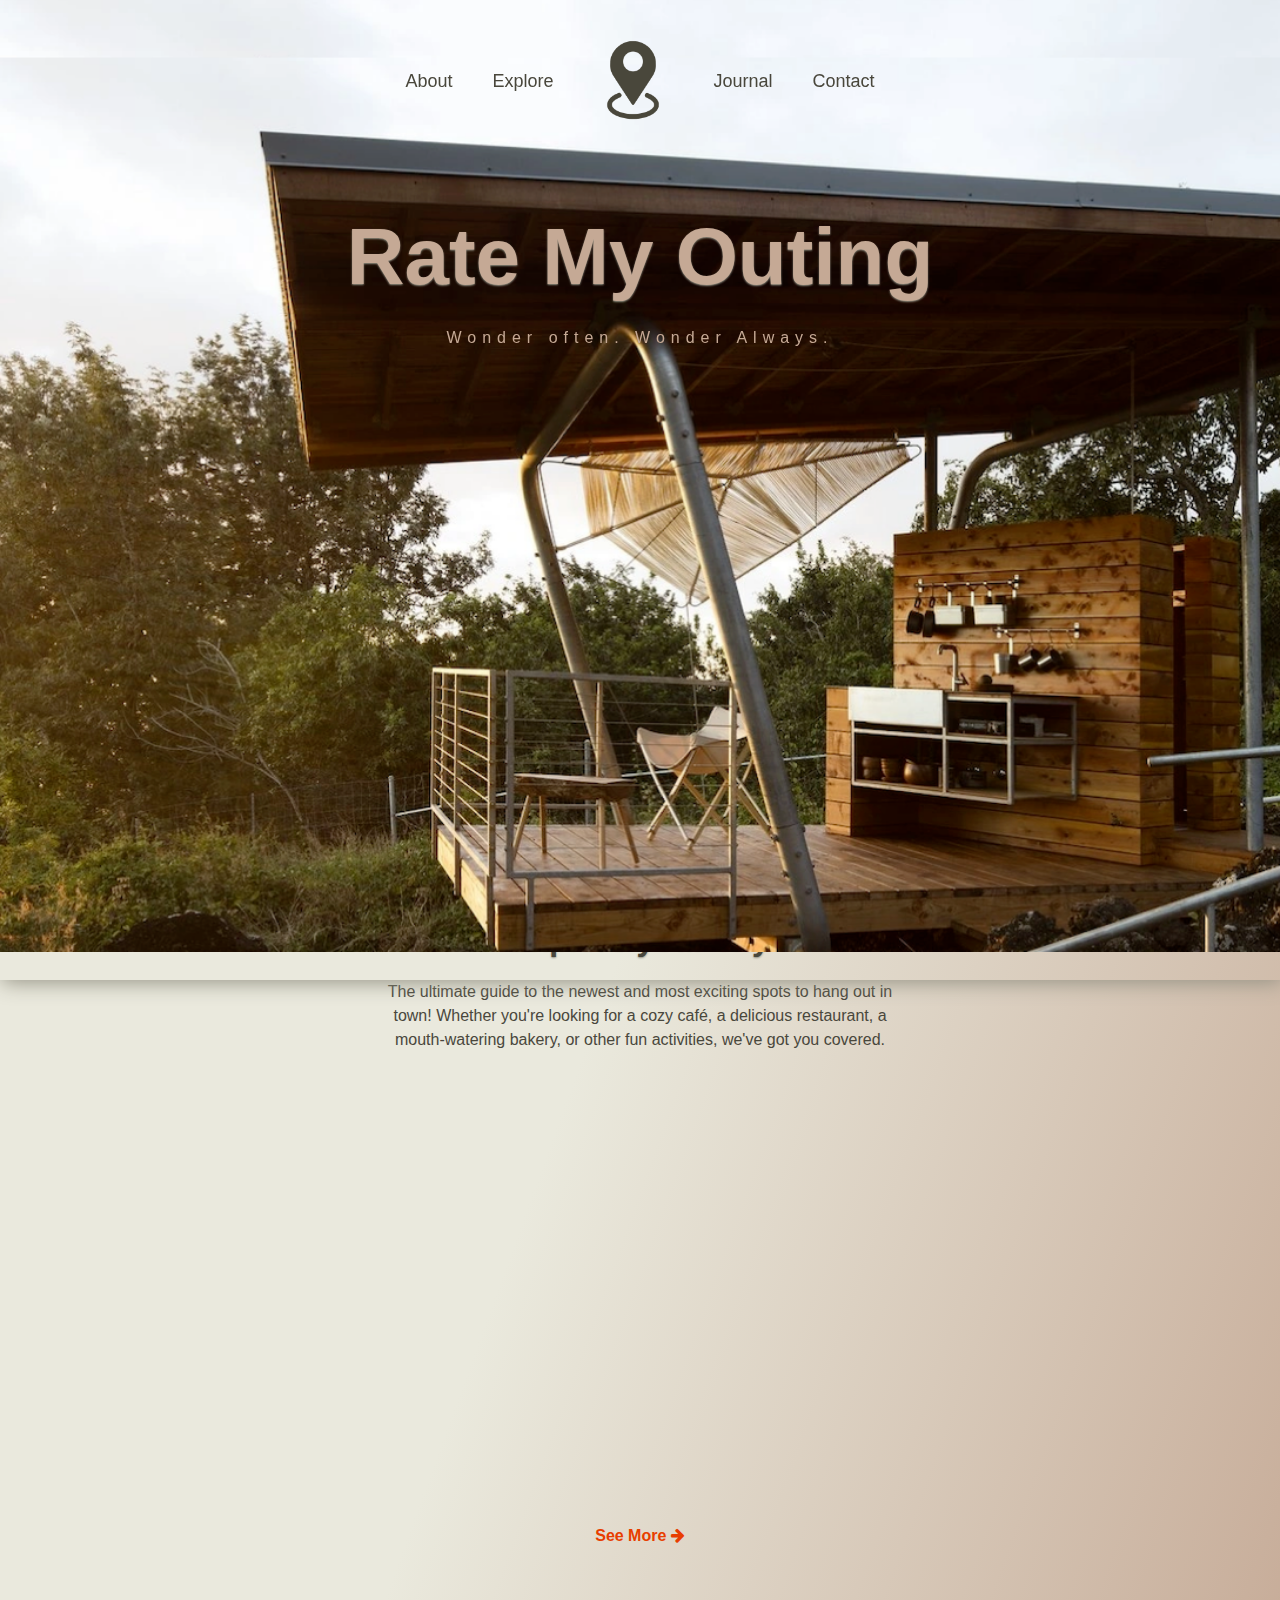
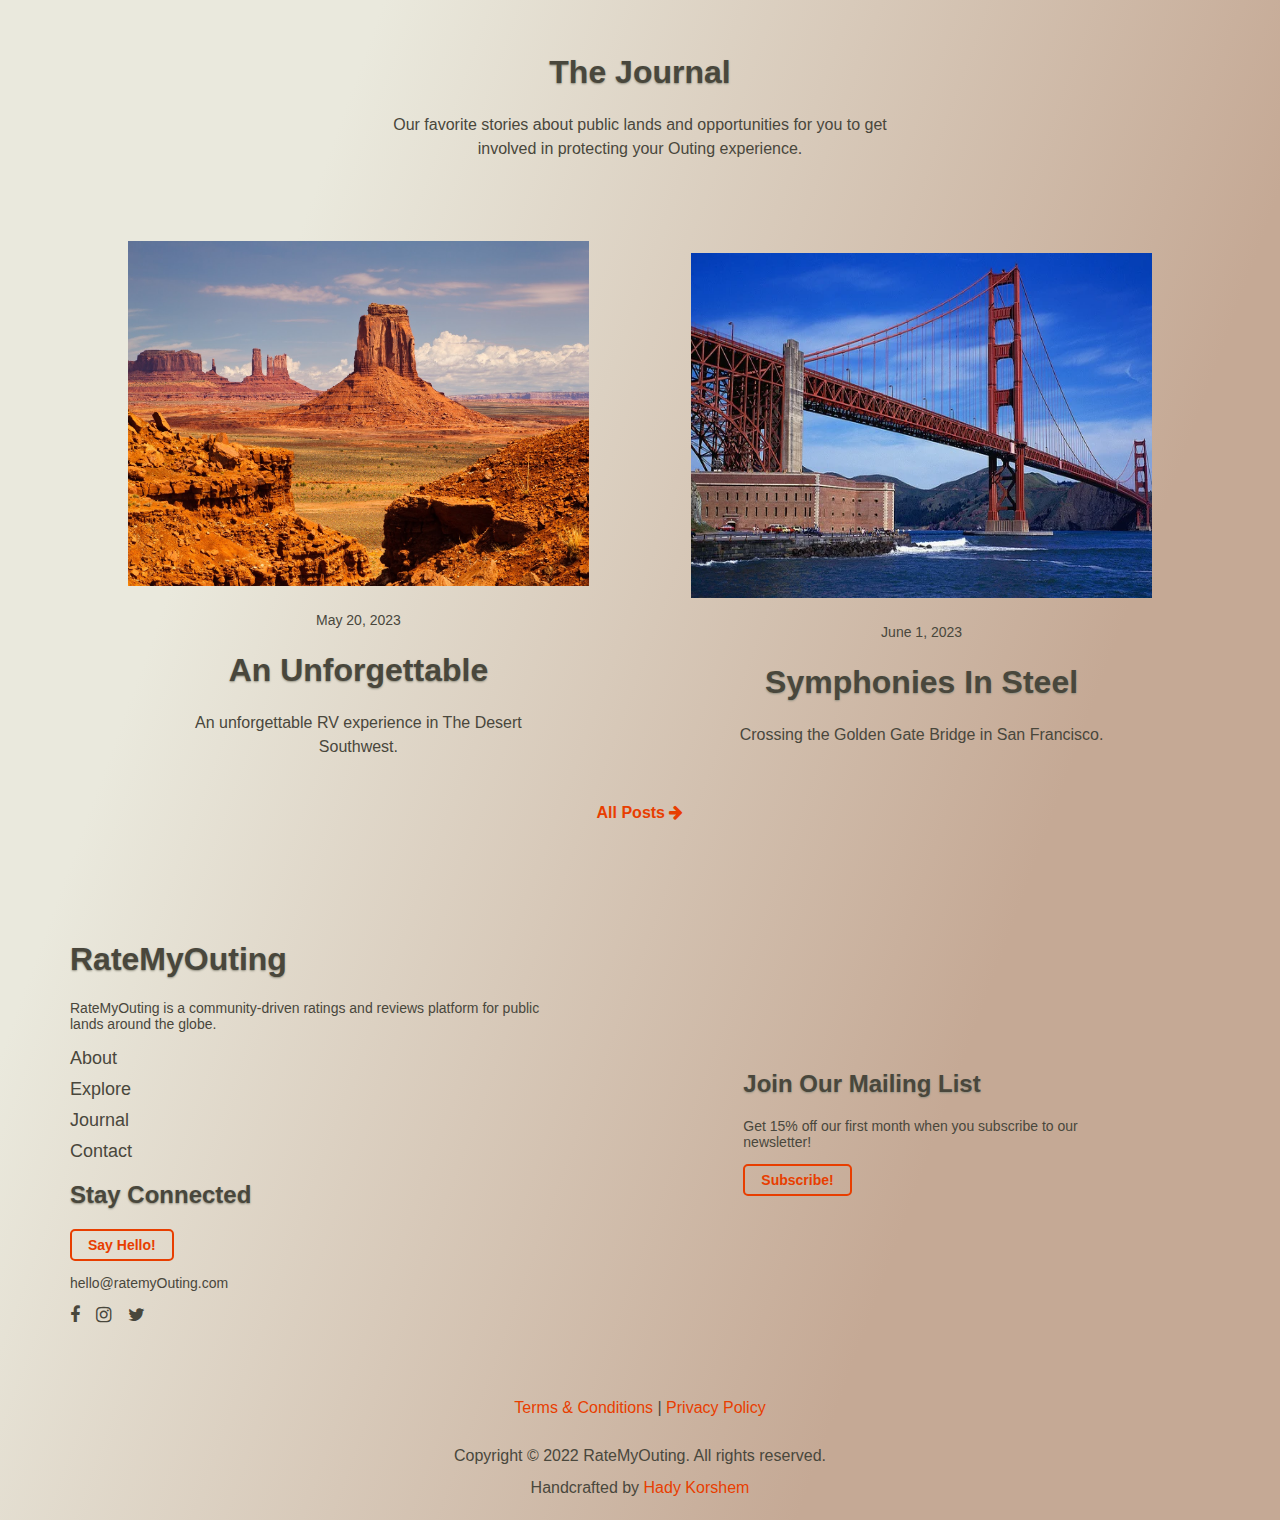
<file: index.html>
<!DOCTYPE html>
<html lang="en">

    <head>
        <meta charset="UTF-8">
        <meta http-equiv="X-UA-Compatible" content="IE=edge">
        <meta name="viewport" content="width=device-width, initial-scale=1.0">
        <title>Rate My Outing</title>

        <link rel="icon" href="media/logo.png">

        <script src="https://ajax.googleapis.com/ajax/libs/jquery/3.2.1/jquery.min.js"></script>
        <link rel="stylesheet" href="https://cdnjs.cloudflare.com/ajax/libs/font-awesome/5.15.3/css/all.min.css" />
        <link rel="stylesheet"
            href="https://cdnjs.cloudflare.com/ajax/libs/font-awesome/4.7.0/css/font-awesome.min.css">
        <link href='https://fonts.googleapis.com/css?family=DM Serif Display' rel='stylesheet'>

        <link rel="stylesheet" href="style.css">
    </head>

    <body>
        <div id="main">
            <header>
                <div class="header-bg"></div>
                <ul>
                    <li>
                        <a href="about.html" class="header-links">About</a>
                    </li>
                    <li>
                        <a href="explore.html" class="header-links">Explore</a>
                    </li>
                    <li>
                        <a href="index.html">
                            <img src="media/logo03.png" alt="Location Dot - Logo">
                        </a>
                    </li>
                    <li>
                        <a href="journal.html" class="header-links">Journal</a>
                    </li>
                    <li>
                        <a class="helloButton header-links">Contact</a>
                    </li>
                </ul>
                <div class="header01">
                    <h1>Rate My Outing</h1>
                    <p>Wonder often. Wonder Always.</p>
                    <!-- <button id="start">Start!</button> -->
                </div>
            </header>

            <div class="home01 first-section" id="firstSection">
                <h1>Explore your city</h1>
                <p>
                    The ultimate guide to the newest and most exciting spots to hang out in town! Whether you're looking
                    for a cozy café, a delicious restaurant, a mouth-watering bakery, or other fun activities, we've got
                    you covered.
                </p>

                <div class="cards-section">
                    <div class="card" id="card01">
                        <a href="place.html">
                            <img src="media/img02.jpeg" alt="naeroyfjord">
                            <div>
                                <h2>Naeroyfjord</h2>
                                <p>NORWAY</p>
                            </div>
                        </a>
                    </div>

                    <div class="card" id="card02">
                        <a href="place.html">
                            <img src="media/img03.jpeg" alt="Indian Head">
                            <div>
                                <h2>Indian Head</h2>
                                <p>UNITED STATES</p>
                            </div>
                        </a>
                    </div>

                    <div class="card" id="card03">
                        <a href="place.html">
                            <img src="media/img04.png" alt="Grossglockner">
                            <div>
                                <h2>Grossglockner</h2>
                                <p>AUSTRIA</p>
                            </div>
                        </a>
                    </div>

                    <button class="seeMore" id="more">See More <i class="fa fa-arrow-right"></i></button>

                </div>

                <div class="cards-section" id="hiddenSection">
                    <div class="card">
                        <a href="place.html">
                            <img src="media/img02.jpeg" alt="naeroyfjord">
                            <div>
                                <h2>Naeroyfjord</h2>
                                <p>NORWAY</p>
                            </div>
                        </a>
                    </div>

                    <div class="card">
                        <a href="place.html">
                            <img src="media/img03.jpeg" alt="Indian Head">
                            <div>
                                <h2>Indian Head</h2>
                                <p>UNITED STATES</p>
                            </div>
                        </a>
                    </div>

                    <div class="card">
                        <a href="place.html">
                            <img src="media/img04.png" alt="Grossglockner">
                            <div>
                                <h2>Grossglockner</h2>
                                <p>AUSTRIA</p>
                            </div>
                        </a>
                    </div>

                    <button class="seeMore" id="less"><i class="fa fa-arrow-left"></i> See Less</button>

                </div>
            </div>

            <div class="home01">
                <h1>The Journal</h1>
                <p>Our favorite stories about public lands and opportunities for you to get involved in protecting your
                    Outing experience. </p>

                <div class="journal01">
                    <div class="journal01-card">
                        <img src="media/img05.jpeg" alt="Southwestern US">
                        <p class="date">May 20, 2023</p>
                        <h1>An Unforgettable</h1>
                        <p>An unforgettable RV experience in The Desert Southwest.
                        </p>
                    </div>

                    <div class="journal01-card">
                        <img src="media/img06.webp" alt="Southwestern US">
                        <p class="date">June 1, 2023</p>
                        <h1>Symphonies In Steel</h1>
                        <p>Crossing the Golden Gate Bridge in San Francisco.
                        </p>
                    </div>
                    <a href="#" class="seeMore">All Posts <i class="fa fa-arrow-right"></i></a>
                </div>
            </div>

            <footer>
                <div class="footer-section" id="contact">
                    <h1>RateMyOuting</h1>
                    <p>RateMyOuting is a community-driven ratings and reviews platform for public lands around the
                        globe.
                    </p>
                    <ul>
                        <li>
                            <a href="about.html">About</a>
                        </li>
                        <li>
                            <a href="explore.html">Explore</a>
                        </li>
                        <li>
                            <a href="journal.html">Journal</a>
                        </li>
                        <li>
                            <a class="helloButton">Contact</a>
                        </li>
                    </ul>
                    <h2>Stay Connected</h2>
                    <button class="helloButton">Say Hello!</button>
                    <p>hello@ratemyOuting.com</p>

                    <a href="https://www.facebook.com/RateMyOuting/" target="_blank"><i class="fa fa-facebook"></i></a>
                    <a href="https://www.instagram.com/ratemyOuting/" target="_blank"><i
                            class="fa fa-instagram"></i></a>
                    <a href="https://www.twitter.com/RateMyOuting/" target="_blank"><i class="fa fa-twitter"></i></a>
                </div>
                <div class="footer-section">
                    <h2>Join Our Mailing List</h2>
                    <p>Get 15% off our first month when you subscribe to our newsletter! </p>
                    <button class="subscribeButton">Subscribe!</button>
                </div>
            </footer>

            <div class="footer">
                <p><a href="#">Terms & Conditions</a> | <a href="#">Privacy Policy</a></p>

                <p>
                    Copyright © 2022 RateMyOuting. All rights reserved. <br>
                    Handcrafted by <a href="https://korshem.com">Hady Korshem</a>
                </p>
            </div>
        </div>
        <div class="hello" id="hello-form">
            <span class="close">&times;</span>
            <h1>Say Hello!</h1>
            <p>RateMyOuting is a community-driven ratings and reviews platform for public lands around the globe.</p>
            <form action="">
                <input type="text" placeholder="Name">
                <input type="text" placeholder="Email">
                <textarea placeholder="Message"></textarea>
                <input type="submit" value="Send">
            </form>
        </div>
        <div class="hello" id="email-form">
            <span class="close">&times;</span>
            <h1>Subscribe to our emails!</h1>
            <p>Be the first to know about new collections and exclusive offers.</p>
            <form action="">
                <input type="text" placeholder="Email">
                <input type="submit" value="Subscribe">
            </form>
        </div>

        <script src="script/script.js"></script>
        <script src="script/home.js"></script>
    </body>

</html>
</file>
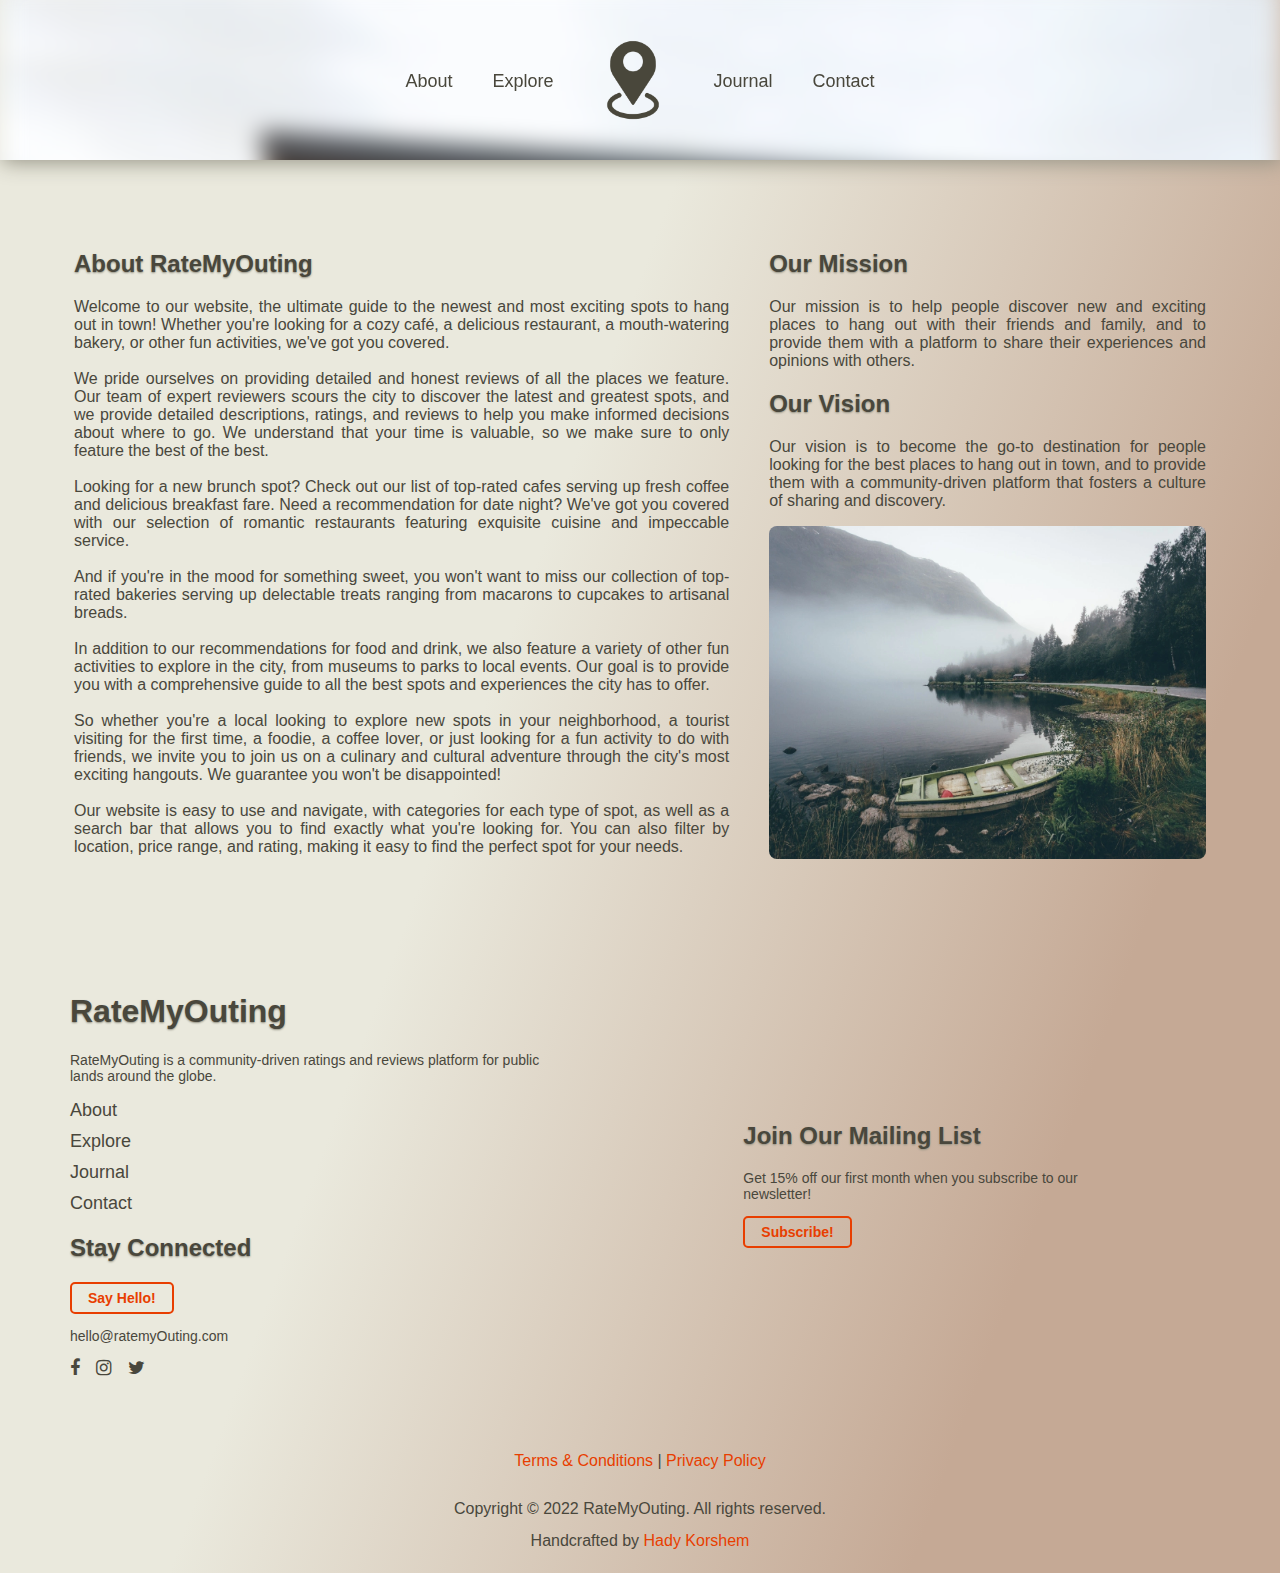
<file: about.html>
<!DOCTYPE html>
<html lang="en">

    <head>
        <meta charset="UTF-8">
        <meta http-equiv="X-UA-Compatible" content="IE=edge">
        <meta name="viewport" content="width=device-width, initial-scale=1.0">
        <title>About RateMyOuting</title>

        <link rel="icon" href="media/logo.png">

        <script src="https://ajax.googleapis.com/ajax/libs/jquery/3.2.1/jquery.min.js"></script>
        <link rel="stylesheet" href="https://cdnjs.cloudflare.com/ajax/libs/font-awesome/5.15.3/css/all.min.css" />
        <link rel="stylesheet"
            href="https://cdnjs.cloudflare.com/ajax/libs/font-awesome/4.7.0/css/font-awesome.min.css">
        <link href='https://fonts.googleapis.com/css?family=DM Serif Display' rel='stylesheet'>

        <link rel="stylesheet" href="style.css">
    </head>

    <body>
        <div id="main">
            <header class="header02">
                <div class="header-bg"></div>
                <ul>
                    <li>
                        <a href="about.html" class="header-links">About</a>
                    </li>
                    <li>
                        <a href="explore.html" class="header-links">Explore</a>
                    </li>
                    <li>
                        <a href="index.html">
                            <img src="media/logo03.png" alt="Location Dot - Logo">
                        </a>
                    </li>
                    <li>
                        <a href="journal.html" class="header-links">Journal</a>
                    </li>
                    <li>
                        <a class="helloButton header-links">Contact</a>
                    </li>
                </ul>
                <div class="header01">
                    <h1>Rate My Outing</h1>
                    <p>Wonder often. Wonder Always.</p>
                    <!-- <button id="start">Start!</button> -->
                </div>
            </header>

            <div class="space"></div>

            <div class="about">
                <div class="about01">
                    <h2>About RateMyOuting</h2>
                    <p>
                        Welcome to our website, the ultimate guide to the newest and most exciting spots to hang out in
                        town! Whether you're looking for a cozy café, a delicious restaurant, a mouth-watering bakery,
                        or other fun activities, we've got you covered. <br><br>

                        We pride ourselves on providing detailed and honest reviews of all the places we feature. Our
                        team of expert reviewers scours the city to discover the latest and greatest spots, and we
                        provide detailed descriptions, ratings, and reviews to help you make informed decisions about
                        where to go. We understand that your time is valuable, so we make sure to only feature the best
                        of the best.
                        <br><br>

                        Looking for a new brunch spot? Check out our list of top-rated cafes serving up fresh coffee and
                        delicious breakfast fare. Need a recommendation for date night? We've got you covered with our
                        selection of romantic restaurants featuring exquisite cuisine and impeccable service. <br><br>

                        And if you're in the mood for something sweet, you won't want to miss our collection of
                        top-rated bakeries serving up delectable treats ranging from macarons to cupcakes to artisanal
                        breads. <br> <br>

                        In addition to our recommendations for food and drink, we also feature a variety of other fun
                        activities to explore in the city, from museums to parks to local events. Our goal is to provide
                        you with a comprehensive guide to all the best spots and experiences the city has to offer. <br>
                        <br>

                        So whether you're a local looking to explore new spots in your neighborhood, a tourist visiting
                        for the first time, a foodie, a coffee lover, or just looking for a fun activity to do with
                        friends, we invite you to join us on a culinary and cultural adventure through the city's most
                        exciting hangouts. We guarantee you won't be disappointed! <br><br>

                        Our website is easy to use and navigate, with categories for each type of spot, as well as a
                        search bar that allows you to find exactly what you're looking for. You can also filter by
                        location, price range, and rating, making it easy to find the perfect spot for your needs.
                    </p>
                </div>
                <div class="about02">
                    <h2>Our Mission</h2>
                    <p>Our mission is to help people discover new and exciting places to hang out with their friends and
                        family, and to provide them with a platform to share their experiences and opinions with others.
                    </p>
                    <h2>Our Vision</h2>
                    <p>Our vision is to become the go-to destination for people looking for the best places to hang out
                        in town, and to provide them with a community-driven platform that fosters a culture of sharing
                        and discovery.</p>
                    <div class="slideshow-container">
                        <div class="mySlides fade">
                            <img src="media/places/norway/img01.webp" style="width:100%">
                        </div>
                        <div class="mySlides fade">
                            <img src="media/places/norway/img02.webp" style="width:100%">
                        </div>
                        <div class="mySlides fade">
                            <img src="media/places/norway/img03.webp" style="width:100%">
                        </div>
                    </div>
                </div>
            </div>

            <footer>
                <div class="footer-section" id="contact">
                    <h1>RateMyOuting</h1>
                    <p>RateMyOuting is a community-driven ratings and reviews platform for public lands around the
                        globe.
                    </p>
                    <ul>
                        <li>
                            <a href="about.html">About</a>
                        </li>
                        <li>
                            <a href="explore.html">Explore</a>
                        </li>
                        <li>
                            <a href="journal.html">Journal</a>
                        </li>
                        <li>
                            <a class="helloButton">Contact</a>
                        </li>
                    </ul>
                    <h2>Stay Connected</h2>
                    <button class="helloButton">Say Hello!</button>
                    <p>hello@ratemyOuting.com</p>

                    <a href="https://www.facebook.com/RateMyOuting/" target="_blank"><i class="fa fa-facebook"></i></a>
                    <a href="https://www.instagram.com/ratemyOuting/" target="_blank"><i
                            class="fa fa-instagram"></i></a>
                    <a href="https://www.twitter.com/RateMyOuting/" target="_blank"><i class="fa fa-twitter"></i></a>
                </div>
                <div class="footer-section">
                    <h2>Join Our Mailing List</h2>
                    <p>Get 15% off our first month when you subscribe to our newsletter! </p>
                    <button class="subscribeButton">Subscribe!</button>
                </div>
            </footer>
            <div class="footer">
                <p><a href="#">Terms & Conditions</a> | <a href="#">Privacy Policy</a></p>

                <p>
                    Copyright © 2022 RateMyOuting. All rights reserved. <br>
                    Handcrafted by <a href="https://korshem.com">Hady Korshem</a>
                </p>
            </div>
        </div>

        <div class="hello" id="hello-form">
            <span class="close">&times;</span>
            <h1>Say Hello!</h1>
            <p>RateMyOuting is a community-driven ratings and reviews platform for public lands around the globe.</p>
            <form action="">
                <input type="text" placeholder="Name">
                <input type="text" placeholder="Email">
                <textarea placeholder="Message"></textarea>
                <input type="submit" value="Send">
            </form>
        </div>
        <div class="hello" id="email-form">
            <span class="close">&times;</span>
            <h1>Subscribe to our emails!</h1>
            <p>Be the first to know about new collections and exclusive offers.</p>
            <form action="">
                <input type="text" placeholder="Email">
                <input type="submit" value="Subscribe">
            </form>
        </div>

        <script src="script/script.js"></script>
        <script src="script/place.js"></script>

    </body>

</html>
</file>
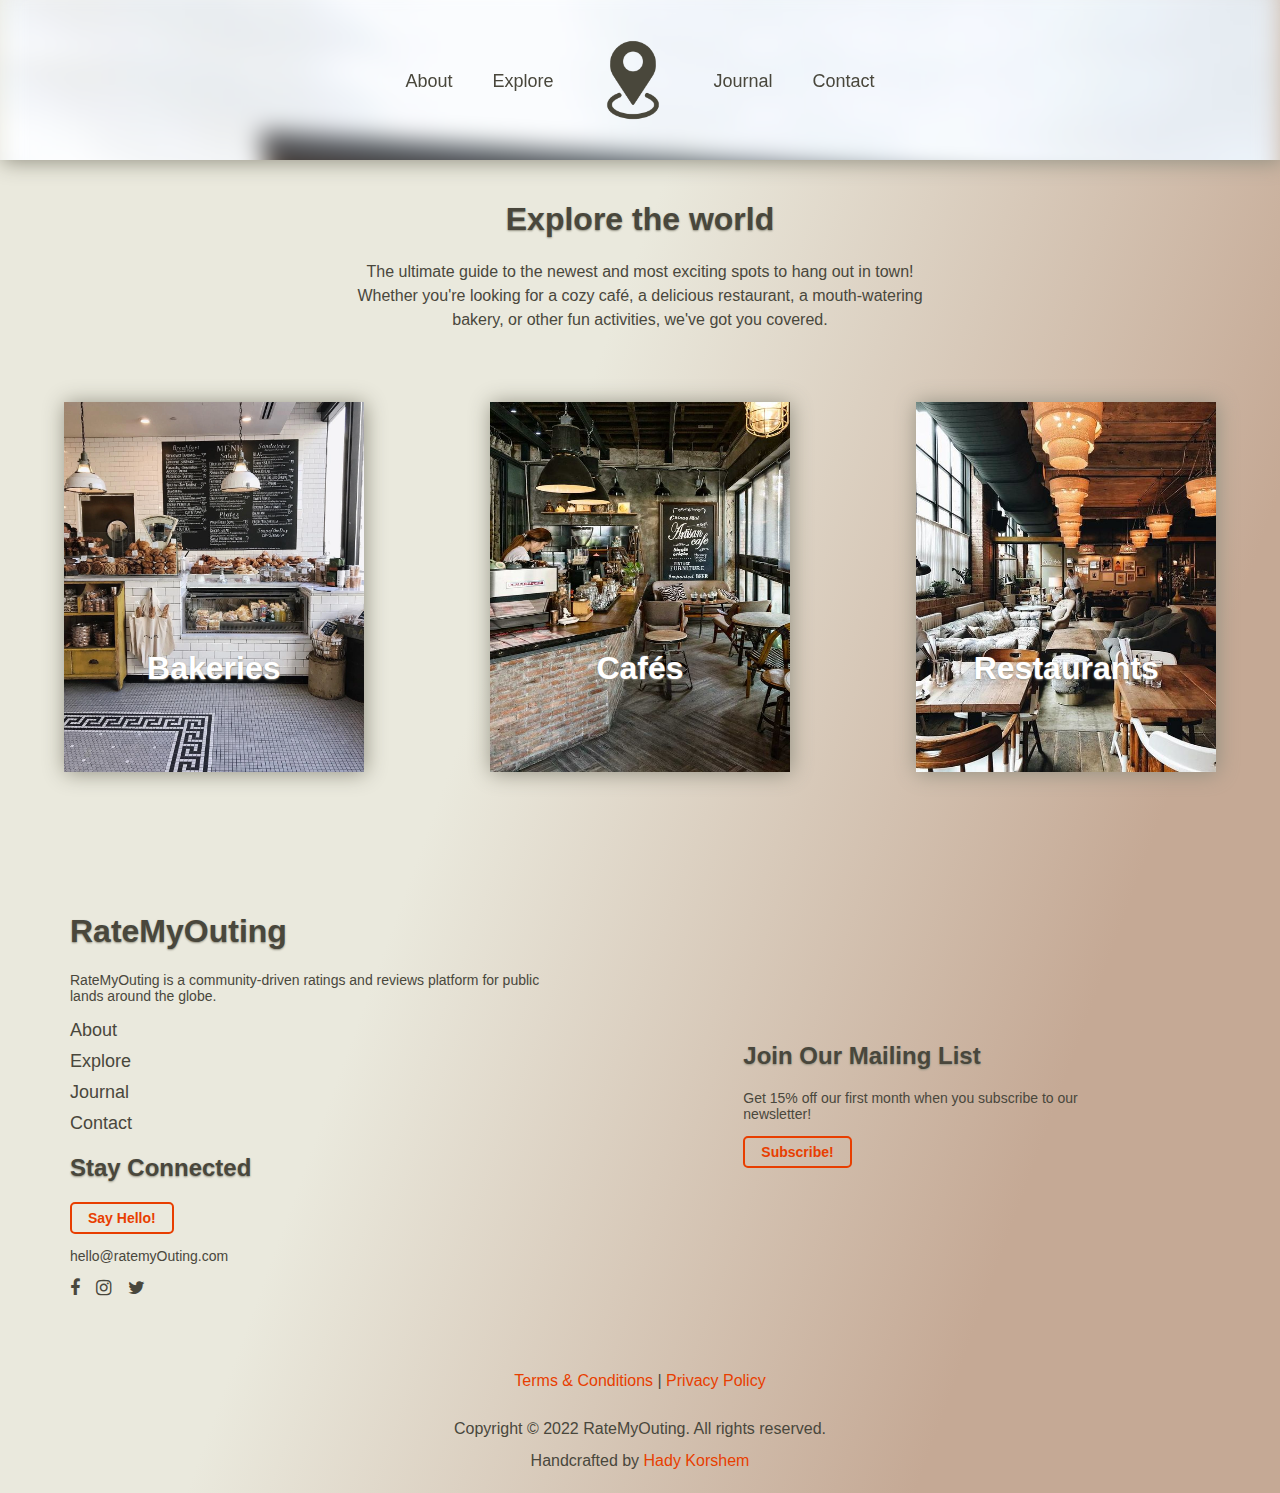
<file: explore.html>
<!DOCTYPE html>
<html lang="en">

    <head>
        <meta charset="UTF-8">
        <meta http-equiv="X-UA-Compatible" content="IE=edge">
        <meta name="viewport" content="width=device-width, initial-scale=1.0">
        <title>Explore</title>

        <link rel="icon" href="media/logo.png">

        <script src="https://ajax.googleapis.com/ajax/libs/jquery/3.2.1/jquery.min.js"></script>
        <link rel="stylesheet" href="https://cdnjs.cloudflare.com/ajax/libs/font-awesome/5.15.3/css/all.min.css" />
        <link rel="stylesheet"
            href="https://cdnjs.cloudflare.com/ajax/libs/font-awesome/4.7.0/css/font-awesome.min.css">
        <link href='https://fonts.googleapis.com/css?family=DM Serif Display' rel='stylesheet'>

        <link rel="stylesheet" href="style.css">
    </head>

    <body>
        <div id="main">
            <header class="header02">
                <div class="header-bg"></div>
                <ul>
                    <li>
                        <a href="about.html" class="header-links">About</a>
                    </li>
                    <li>
                        <a href="explore.html" class="header-links">Explore</a>
                    </li>
                    <li>
                        <a href="index.html">
                            <img src="media/logo03.png" alt="Location Dot - Logo">
                        </a>
                    </li>
                    <li>
                        <a href="journal.html" class="header-links">Journal</a>
                    </li>
                    <li>
                        <a class="helloButton header-links">Contact</a>
                    </li>
                </ul>
                <div class="header01">
                    <h1>Rate My Outing</h1>
                    <p>Wonder often. Wonder Always.</p>
                    <!-- <button id="start">Start!</button> -->
                </div>
            </header>

            <div class="space"></div>

            <div class="explore">
                <h1>Explore the world</h1>
                <p>
                    The ultimate guide to the newest and most exciting spots to hang out in town! Whether you're looking
                    for a cozy café, a delicious restaurant, a mouth-watering bakery, or other fun activities, we've got
                    you covered.
                </p>

                <div class="cards-section">
                    <div class="card" id="card01">
                        <a href="bakeries.html">
                            <img src="media/places/bakeries.webp" alt="Bakeries">
                            <div>
                                <h2>Bakeries</h2>
                            </div>
                        </a>
                    </div>

                    <div class="card" id="card02">
                        <a href="place.html">
                            <img src="media/places/cafes.jpeg" alt="Cafés">
                            <div>
                                <h2>Cafés</h2>
                            </div>
                        </a>
                    </div>

                    <div class="card" id="card03">
                        <a href="place.html">
                            <img src="media/places/restaurants.jpeg" alt="Restaurants">
                            <div>
                                <h2>Restaurants</h2>
                            </div>
                        </a>
                    </div>
                </div>
            </div>

            <footer>
                <div class="footer-section" id="contact">
                    <h1>RateMyOuting</h1>
                    <p>RateMyOuting is a community-driven ratings and reviews platform for public lands around the
                        globe.
                    </p>
                    <ul>
                        <li>
                            <a href="about.html">About</a>
                        </li>
                        <li>
                            <a href="explore.html">Explore</a>
                        </li>
                        <li>
                            <a href="journal.html">Journal</a>
                        </li>
                        <li>
                            <a class="helloButton">Contact</a>
                        </li>
                    </ul>
                    <h2>Stay Connected</h2>
                    <button class="helloButton">Say Hello!</button>
                    <p>hello@ratemyOuting.com</p>

                    <a href="https://www.facebook.com/RateMyOuting/" target="_blank"><i class="fa fa-facebook"></i></a>
                    <a href="https://www.instagram.com/ratemyOuting/" target="_blank"><i
                            class="fa fa-instagram"></i></a>
                    <a href="https://www.twitter.com/RateMyOuting/" target="_blank"><i class="fa fa-twitter"></i></a>
                </div>
                <div class="footer-section">
                    <h2>Join Our Mailing List</h2>
                    <p>Get 15% off our first month when you subscribe to our newsletter! </p>
                    <button class="subscribeButton">Subscribe!</button>
                </div>
            </footer>
            <div class="footer">
                <p><a href="#">Terms & Conditions</a> | <a href="#">Privacy Policy</a></p>

                <p>
                    Copyright © 2022 RateMyOuting. All rights reserved. <br>
                    Handcrafted by <a href="https://korshem.com">Hady Korshem</a>
                </p>
            </div>
        </div>

        <div class="hello" id="hello-form">
            <span class="close">&times;</span>
            <h1>Say Hello!</h1>
            <p>RateMyOuting is a community-driven ratings and reviews platform for public lands around the globe.</p>
            <form action="">
                <input type="text" placeholder="Name">
                <input type="text" placeholder="Email">
                <textarea placeholder="Message"></textarea>
                <input type="submit" value="Send">
            </form>
        </div>
        <div class="hello" id="email-form">
            <span class="close">&times;</span>
            <h1>Subscribe to our emails!</h1>
            <p>Be the first to know about new collections and exclusive offers.</p>
            <form action="">
                <input type="text" placeholder="Email">
                <input type="submit" value="Subscribe">
            </form>
        </div>

        <script src="script/script.js"></script>
        <script src="script/place.js"></script>

    </body>

</html>
</file>
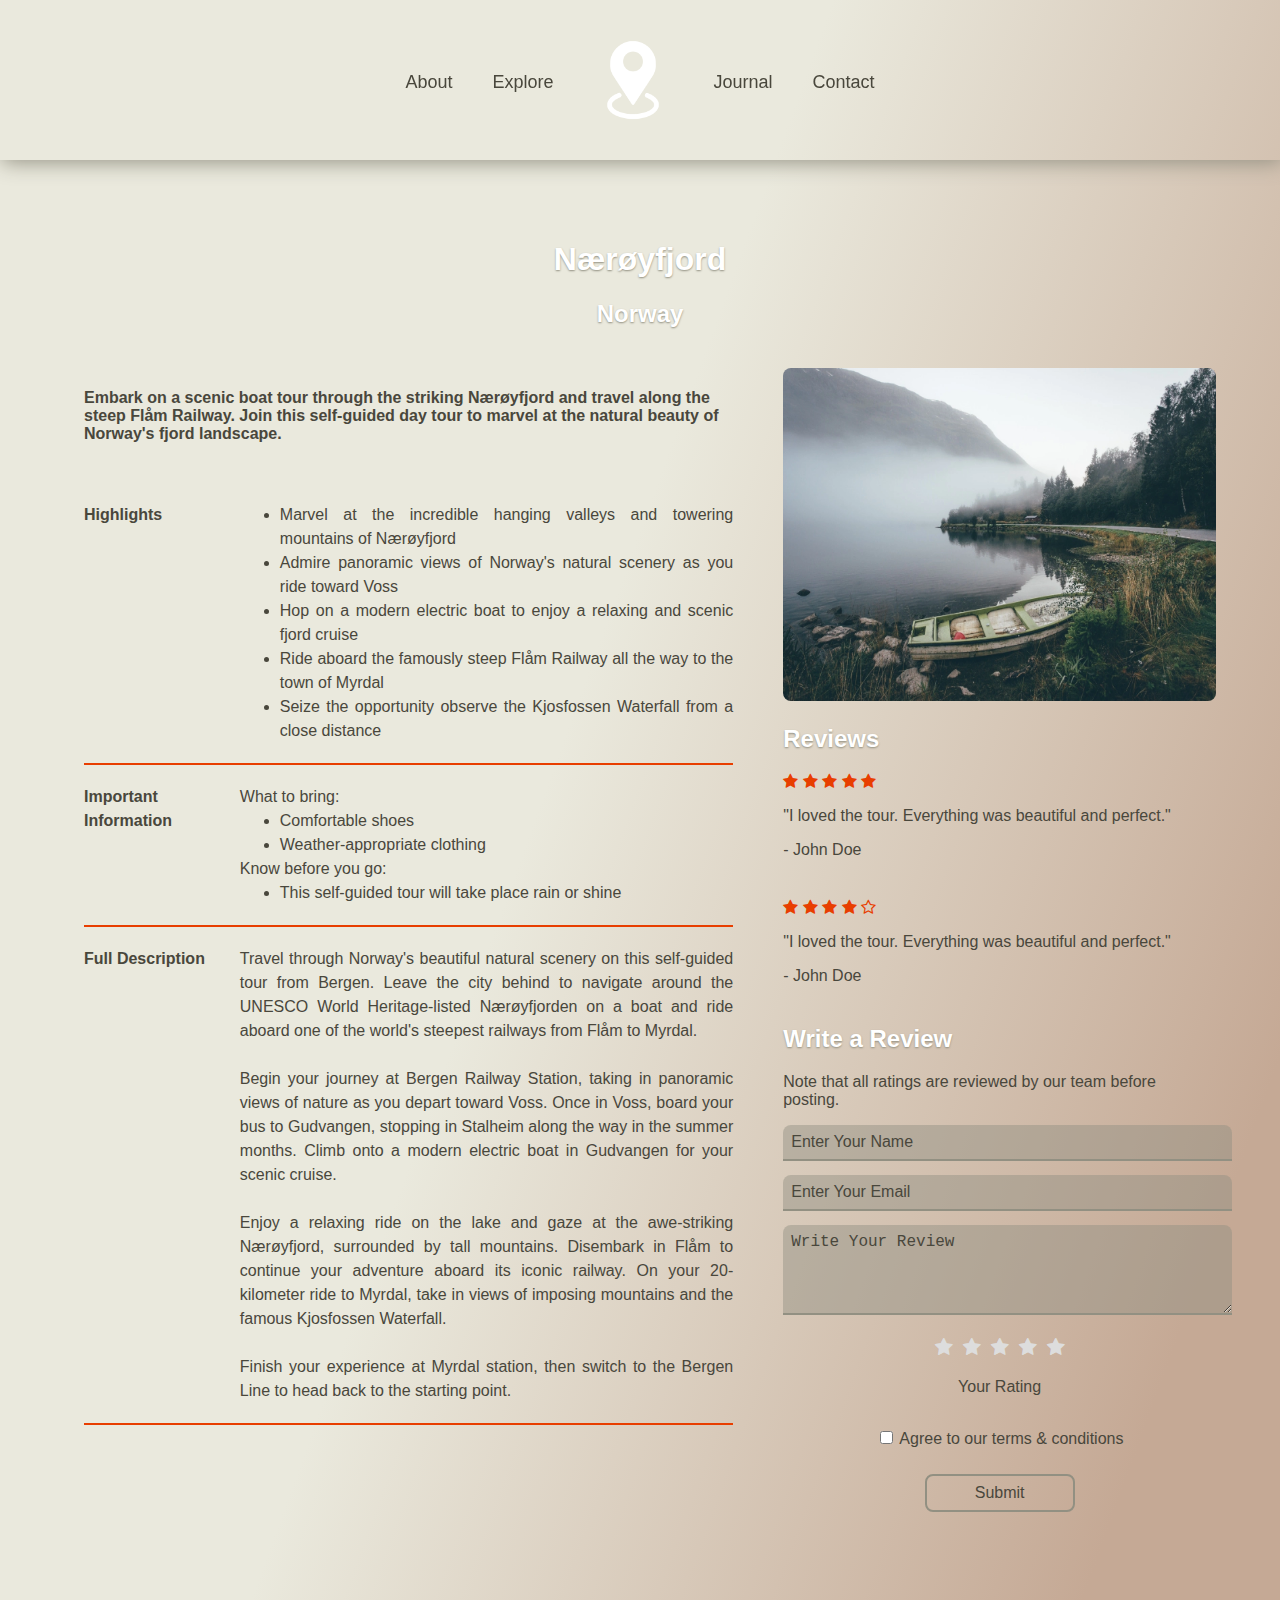
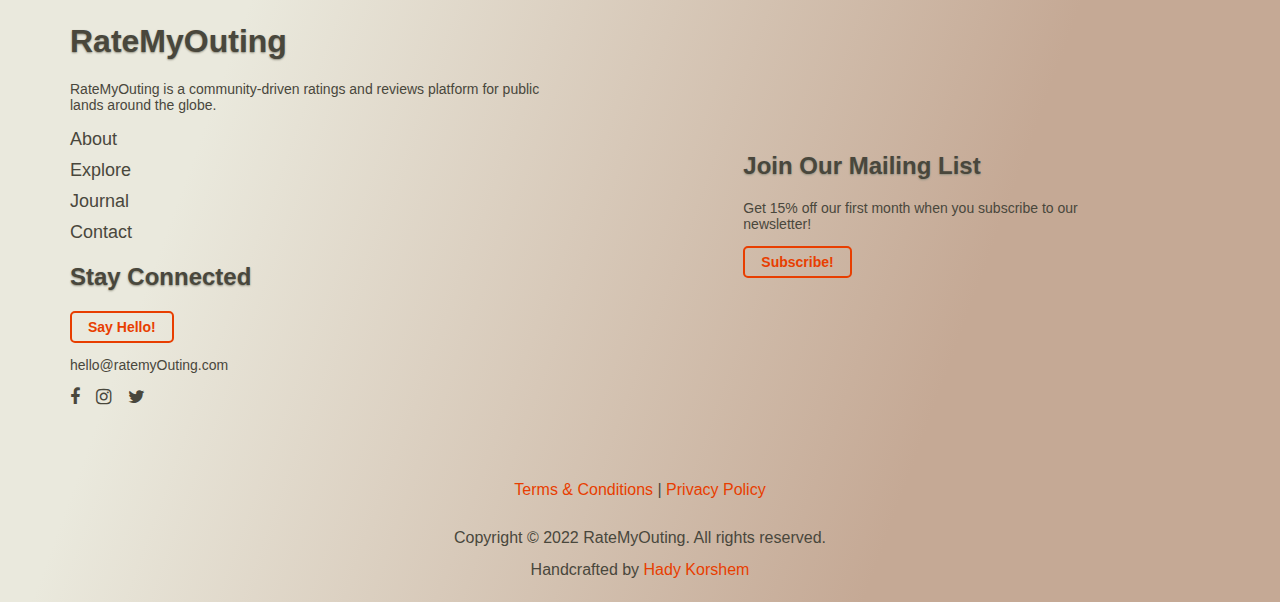
<file: place.html>
<!DOCTYPE html>
<html lang="en">

    <head>
        <meta charset="UTF-8">
        <meta http-equiv="X-UA-Compatible" content="IE=edge">
        <meta name="viewport" content="width=device-width, initial-scale=1.0">
        <title>Naeroyfjord - Norway</title>

        <link rel="icon" href="media/logo.png">

        <script src="https://ajax.googleapis.com/ajax/libs/jquery/3.2.1/jquery.min.js"></script>
        <link rel="stylesheet" href="https://cdnjs.cloudflare.com/ajax/libs/font-awesome/5.15.3/css/all.min.css" />
        <link rel="stylesheet"
            href="https://cdnjs.cloudflare.com/ajax/libs/font-awesome/4.7.0/css/font-awesome.min.css">
        <link href='https://fonts.googleapis.com/css?family=DM Serif Display' rel='stylesheet'>

        <link rel="stylesheet" href="style.css">
    </head>

    <body>
        <div id="main">
            <header class="header02">
                <ul>
                    <li>
                        <a href="about.html">About</a>
                    </li>
                    <li>
                        <a href="explore.html">Explore</a>
                    </li>
                    <li>
                        <a href="index.html">
                            <img src="media/logo.png" alt="Location Dot - Logo">
                        </a>
                    </li>
                    <li>
                        <a href="journal.html">Journal</a>
                    </li>
                    <li>
                        <a class="helloButton">Contact</a>
                    </li>
                </ul>
            </header>

            <div class="space"></div>

            <div class="place01">
                <h1>Nærøyfjord</h1>
                <h2>Norway</h2>

                <div class="placeSection">
                    <div class="description">
                        <h4>Embark on a scenic boat tour through the striking Nærøyfjord and travel along the steep Flåm
                            Railway. Join this self-guided day tour to marvel at the natural beauty of Norway's fjord
                            landscape.</h4>
                        <div class="experience">
                            <table>
                                <tr>
                                    <th>Highlights</th>
                                    <td>
                                        <ul>
                                            <li>Marvel at the incredible hanging valleys and towering mountains of
                                                Nærøyfjord</li>
                                            <li>Admire panoramic views of Norway's natural scenery as you ride toward
                                                Voss
                                            </li>
                                            <li>Hop on a modern electric boat to enjoy a relaxing and scenic fjord
                                                cruise
                                            </li>
                                            <li>Ride aboard the famously steep Flåm Railway all the way to the town of
                                                Myrdal</li>
                                            <li>Seize the opportunity observe the Kjosfossen Waterfall from a close
                                                distance
                                            </li>
                                        </ul>
                                    </td>
                                </tr>

                                <tr>
                                    <th>Important Information</th>
                                    <td>
                                        What to bring:
                                        <ul>
                                            <li>Comfortable shoes</li>
                                            <li>Weather-appropriate clothing</li>
                                        </ul>
                                        Know before you go:
                                        <ul>
                                            <li>This self-guided tour will take place rain or shine</li>
                                        </ul>
                                    </td>
                                </tr>

                                <tr>
                                    <th>Full Description</th>
                                    <td>
                                        Travel through Norway's beautiful natural scenery on this self-guided tour from
                                        Bergen. Leave the city behind to navigate around the UNESCO World
                                        Heritage-listed
                                        Nærøyfjorden on a boat and ride aboard one of the world's steepest railways from
                                        Flåm to Myrdal. <br><br>

                                        Begin your journey at Bergen Railway Station, taking in panoramic views of
                                        nature as
                                        you depart toward Voss. Once in Voss, board your bus to Gudvangen, stopping in
                                        Stalheim along the way in the summer months. Climb onto a modern electric boat
                                        in
                                        Gudvangen for your scenic cruise. <br><br>

                                        Enjoy a relaxing ride on the lake and gaze at the awe-striking Nærøyfjord,
                                        surrounded by tall mountains. Disembark in Flåm to continue your adventure
                                        aboard
                                        its iconic railway. On your 20-kilometer ride to Myrdal, take in views of
                                        imposing
                                        mountains and the famous Kjosfossen Waterfall. <br><br>

                                        Finish your experience at Myrdal station, then switch to the Bergen Line to head
                                        back to the starting point.
                                    </td>
                                </tr>
                            </table>
                        </div>
                    </div>
                    <div class="placeImg">
                        <div class="slideshow-container">
                            <div class="mySlides fade">
                                <img src="media/places/norway/img01.webp" style="width:100%">
                            </div>
                            <div class="mySlides fade">
                                <img src="media/places/norway/img02.webp" style="width:100%">
                            </div>
                            <div class="mySlides fade">
                                <img src="media/places/norway/img03.webp" style="width:100%">
                            </div>
                        </div>

                        <div class="reviews">
                            <h2>Reviews</h2>
                            <div class="review">
                                <div class="stars">
                                    <i class="fa fa-star" aria-hidden="true"></i>
                                    <i class="fa fa-star" aria-hidden="true"></i>
                                    <i class="fa fa-star" aria-hidden="true"></i>
                                    <i class="fa fa-star" aria-hidden="true"></i>
                                    <i class="fa fa-star" aria-hidden="true"></i>
                                </div>
                                <p>"I loved the tour. Everything was beautiful and perfect."</p>
                                <p>- John Doe</p>
                            </div>
                            <div class="review">
                                <div class="stars">
                                    <i class="fa fa-star" aria-hidden="true"></i>
                                    <i class="fa fa-star" aria-hidden="true"></i>
                                    <i class="fa fa-star" aria-hidden="true"></i>
                                    <i class="fa fa-star" aria-hidden="true"></i>
                                    <i class="fa fa-star-o" aria-hidden="true"></i>
                                </div>
                                <p>"I loved the tour. Everything was beautiful and perfect."</p>
                                <p>- John Doe</p>
                            </div>


                            <h2>Write a Review</h2>
                            <p class="note">Note that all ratings are reviewed by our team before posting.</p>
                            <form action="">
                                <input type="text" placeholder="Enter Your Name" required><br>
                                <input type="text" placeholder="Enter Your Email" required><br>
                                <textarea placeholder="Write Your Review" rows="4" required></textarea><br>
                                <div class="rating">
                                    <div class="stars-rating">
                                        <input type="radio" name="rating" id="star10" value="5" class="star">
                                        <label for="star10" class="full"></label>

                                        <input type="radio" name="rating" id="star9" value="4.5" class="star">
                                        <label for="star9" class="half"></label>

                                        <input type="radio" name="rating" id="star8" value="4" class="star">
                                        <label for="star8" class="full"></label>

                                        <input type="radio" name="rating" id="star7" value="3.5" class="star">
                                        <label for="star7" class="half"></label>

                                        <input type="radio" name="rating" id="star6" value="3" class="star">
                                        <label for="star6" class="full"></label>

                                        <input type="radio" name="rating" id="star5" value="2.5" class="star">
                                        <label for="star5" class="half"></label>

                                        <input type="radio" name="rating" id="star4" value="2" class="star">
                                        <label for="star4" class="full"></label>

                                        <input type="radio" name="rating" id="star3" value="1.5" class="star">
                                        <label for="star3" class="half"></label>

                                        <input type="radio" name="rating" id="star2" value="1" class="star">
                                        <label for="star2" class="full"></label>

                                        <input type="radio" name="rating" id="star1" value="0.5" class="star">
                                        <label for="star1" class="half"></label>
                                    </div>
                                    <p class="rating-value">Your Rating</p>
                                </div>
                                <p> <input type="checkbox" name="" id=""> Agree to our terms & conditions</p>
                                <input type="submit" value="Submit">
                            </form>

                        </div>

                    </div>
                </div>
            </div>

            <footer>
                <div class="footer-section" id="contact">
                    <h1>RateMyOuting</h1>
                    <p>RateMyOuting is a community-driven ratings and reviews platform for public lands around the
                        globe.
                    </p>
                    <ul>
                        <li>
                            <a href="about.html">About</a>
                        </li>
                        <li>
                            <a href="explore.html">Explore</a>
                        </li>
                        <li>
                            <a href="journal.html">Journal</a>
                        </li>
                        <li>
                            <a class="helloButton">Contact</a>
                        </li>
                    </ul>
                    <h2>Stay Connected</h2>
                    <button class="helloButton">Say Hello!</button>
                    <p>hello@ratemyOuting.com</p>

                    <a href="https://www.facebook.com/RateMyOuting/" target="_blank"><i
                            class="fa fa-facebook"></i></a>
                    <a href="https://www.instagram.com/ratemyOuting/" target="_blank"><i
                            class="fa fa-instagram"></i></a>
                    <a href="https://www.twitter.com/RateMyOuting/" target="_blank"><i class="fa fa-twitter"></i></a>
                </div>
                <div class="footer-section">
                    <h2>Join Our Mailing List</h2>
                    <p>Get 15% off our first month when you subscribe to our newsletter! </p>
                    <button class="subscribeButton">Subscribe!</button>
                </div>
            </footer>
            <div class="footer">
                <p><a href="#">Terms & Conditions</a> | <a href="#">Privacy Policy</a></p>

                <p>
                    Copyright © 2022 RateMyOuting. All rights reserved. <br>
                    Handcrafted by <a href="https://korshem.com">Hady Korshem</a>
                </p>
            </div>
        </div>

        <div class="hello" id="hello-form">
            <span class="close">&times;</span>
            <h1>Say Hello!</h1>
            <p>RateMyOuting is a community-driven ratings and reviews platform for public lands around the globe.</p>
            <form action="">
                <input type="text" placeholder="Name">
                <input type="text" placeholder="Email">
                <textarea placeholder="Message"></textarea>
                <input type="submit" value="Send">
            </form>
        </div>
        <div class="hello" id="email-form">
            <span class="close">&times;</span>
            <h1>Subscribe to our emails!</h1>
            <p>Be the first to know about new collections and exclusive offers.</p>
            <form action="">
                <input type="text" placeholder="Email">
                <input type="submit" value="Subscribe">
            </form>
        </div>

        <script src="script/script.js"></script>
        <script src="script/place.js"></script>
    </body>

</html>
</file>
<file: style.css>
:root {
    --background: #eae9dd;
    --pink: #c5a995;
    --green: #929082;
    --brown: #bfb29a;
    --secondary: #49473c;
    --orange: #e83e00;
}

* {
    box-sizing: content-box;
}

body {
    margin: 0;
    padding: 0px;
    scroll-behavior: smooth;
    background: var(--background);
    background: linear-gradient(110deg, var(--background) 40%, var(--pink) 80%);
    color: var(--secondary);
    font-family: 'Trebuchet MS', 'Lucida Sans Unicode', 'Lucida Grande', 'Lucida Sans', Arial, sans-serif;
}

header {

    /* Add the blur effect */
    /* filter: blur(8px);
    -webkit-filter: blur(8px); */
    height: 90vh;
    width: 100%;
    padding: 40px 0;
    overflow: hidden;
    text-align: center;
    position: fixed;
    z-index: 1;
    transition: height 1s;
    box-shadow: 2px 2px 20px var(--green);
}

.header02 .header-bg{
    filter: blur(12px);
    -webkit-filter: blur(12px);
}

.header-bg{
    width: 100%;
    height: 108vh;
    position: absolute;
    background: url('media/img01.png');
    z-index: -1;
    top: -20px;
    background-repeat: no-repeat;
    background-size: cover;
    transition: filter 2s;
}

.header02 {
    height: 80px;
}

header ul {
    margin: 0 auto;
    list-style-type: none;
    padding: 0;
    align-items: center;
    display: inline-flex;
}

header li {
    display: inline;
    padding: 0 20px;
}

header a {
    color: var(--secondary);
    text-decoration: none;
    font-size: 18px;
    transition: 0.4s;
}

.header-links:after {
    display: block;
    content: '';
    border-bottom: solid 3px var(--green);
    transform: scaleX(0);
    transition: transform 250ms ease-in-out;
}

header a:hover:after {
    transform: scaleX(1);
}

.header-links.fromRight:after {
    transform-origin: 100% 50%;
}

.header-links.fromLeft:after {
    transform-origin: 0% 50%;
}

header img {
    width: 80px;
    transition: 0.8s;
}

header img:hover{
    transform: scale(1.1);
}

.header01 {
    height: 30vh;
    align-items: center;
    margin: auto;
    display: flex;
    flex-direction: column;
    justify-content: center;
    color: var(--pink);
}

.header01 h1 {
    font-size: 80px;
    margin-bottom: 10px;
}

.header01 p {
    letter-spacing: 6px;
}

.home01 {
    width: 80%;
    margin: auto;
    text-align: center;
    padding: 20px 0;
}

.first-section {
    padding-top: 100vh;
    transition: padding 0.5s;
}

.home01 p {
    width: 50%;
    margin: auto;
    line-height: 1.5em;
}


.cards-section {
    display: flex;
    flex-wrap: wrap;
    justify-content: center;
    gap: 11%;
    margin: 40px auto;
    width: 100%;
}

.explore .cards-section {
    justify-content: left;
}

.card {
    position: relative;
    width: 26%;
    margin: 30px 0px;
    height: 370px;
    overflow: hidden;
    box-shadow: 1px 1px 20px var(--green);
}

.card a {
    text-decoration: none;
}

.card img {
    width: 100%;
    height: 100%;
    transition: 0.5s all ease-in-out;
}

.card:hover img {
    transform: scale(1.1);
}

.card div {
    position: absolute;
    top: 60%;
    text-align: center;
    width: 100%;
    color: #fff;
    text-shadow: 2px 2px 10px var(--green);
    font-family: 'Lucida Sans', 'Lucida Sans Regular', 'Lucida Grande', 'Lucida Sans Unicode', Geneva, Verdana, sans-serif;
}

.card div h2 {
    font-size: 32px;
    margin-bottom: 10px;
}

.card div p {
    font-size: 16px;
}

.seeMore {
    background-color: transparent;
    border: none;
    color: #e83e00;
    cursor: pointer;
    font-size: 16px;
    padding: 5px 0;
    transition: 0.4s;
    text-decoration: none;
    font-weight: 600;
    font-family: 'Lucida Sans', 'Lucida Sans Regular', 'Lucida Grande', 'Lucida Sans Unicode', Geneva, Verdana, sans-serif;
}

.seeMore:after {
    display: block;
    content: '';
    border-bottom: solid 3px #e83e00;
    transform: scaleX(0);
    transition: transform 250ms ease-in-out;
}

.seeMore:hover:after {
    transform: scaleX(1);
}

.seeMore.fromRight:after {
    transform-origin: 100% 50%;
}

.seeMore.fromLeft:after {
    transform-origin: 0% 50%;
}

.journal01 {
    display: flex;
    flex-wrap: wrap;
    padding: 20px 0;
    gap: 10%;
    align-items: center;
    text-align: center;
    justify-content: center;
}

.journal01-card {
    width: 45%;
    text-align: center;
    overflow: hidden;
    margin: 40px auto;
}

.journal01-card p {
    width: 80%;
}

.date {
    font-size: 14px;
    margin: 10px auto;
}

.journal01-card img {
    width: 100%;
    height: 345px;
    margin: 20px auto;
}

footer {
    width: 100%;
    padding: 40px 60px;
    box-sizing: border-box;
    text-align: center;
    align-items: center;
    display: flex;
    color: var(--green);
    justify-content: center;
}

footer h1,
footer h2 {
    color: var(--secondary);
}

.footer-section {
    width: 100%;
    padding: 10px;
    text-align: left;
}

.footer-section:nth-child(1) {
    width: 140%;
}

.footer-section p {
    width: 75%;
    font-size: 14px;
    color: var(--secondary);
}

.footer-section a {
    color: var(--secondary);
    text-decoration: none;
    font-size: 18px;
    margin-right: 12px;
    transition: 0.3s;
}

.footer-section a:hover {
    color: #e83e00;
}

.footer-section ul {
    list-style-type: none;
    padding: 0;
}

.footer-section li {
    margin-bottom: 10px;
}

.footer-section button {
    background-color: transparent;
    color: #e83e00;
    font-weight: 600;
    font-size: 14px;
    border: 2px solid #e83e00;
    border-radius: 5px;
    padding: 6px 16px;
    transition: 0.3s;
    cursor: pointer;
}

.footer-section button:hover {
    background-color: #e83e00;
    color: var(--background);
}

.footer {
    width: 100%;
    text-align: center;
    color: var(--secondary);
}

.footer a {
    text-decoration: none;
    color: var(--orange);
    transition: 0.3s;
}

.footer a:hover {
    color: var(--green);
}

.footer p {
    line-height: 2em;
}

.space {
    width: 100%;
    height: 180px;
}

.place01 {
    width: 90%;
    margin: auto;
    padding: 40px 0;
    text-align: center;
}

.place01 h1,
.place01 h2 {
    color: #fff;
    /* background: -webkit-linear-gradient(110deg, rgb(162, 0, 0) 0%, #e83e00);
    background-clip: border-box;
    -webkit-background-clip: text;
    -webkit-text-fill-color: transparent; */
}

.placeSection {
    width: 100%;
    display: flex;
}

.placeSection .description {
    width: 60%;
    padding: 20px 50px 20px 20px;
    text-align: left;
}

.placeImg {
    width: 40%;
    padding-top: 20px;
}

.experience {
    margin: 40px 0;
}

.experience table th {
    width: 24% !important;
}

.experience table th,
.experience table td {
    vertical-align: top;
    padding: 20px 0;
    text-align: justify;
    line-height: 1.5em;
}

.experience table ul {
    margin: 0;
}

.experience table {
    border-collapse: collapse;
}

.experience table tr {
    border-bottom: 2px solid #e83e00;
}

.mySlides img {
    border-radius: 8px;
    width: 100%;
    height: 333px;
}

.mySlides {
    opacity: 1;
    transition: opacity 0.3s;
}

.reviews {
    text-align: left;
}

.review {
    margin-bottom: 40px;
}

.stars {
    color: #e83e00;
}

@import url(https://cdnjs.cloudflare.com/ajax/libs/font-awesome/4.7.0/css/font-awesome.css);

.rating p {
    clear: both;
}

.rating {
    justify-content: center;
    display: flex;
    flex-direction: column;
    text-align: center;
}

.stars-rating {
    margin: auto;
}


.stars-rating>input {
    display: none;
}

.stars-rating>label::before {
    content: '\f005';
    font-family: FontAwesome;
    margin: 5px;
    font-size: 1.2rem;
    display: inline-block;
    cursor: pointer;
}

.stars-rating>.half::before {
    content: '\f089';
    position: absolute;
}

.stars-rating>label {
    color: #ddd;
    float: right;
    transition: .6s;
}

.stars-rating>input:checked~label,
.stars-rating:not(:checked)>label:hover,
.stars-rating:not(:checked)>label:hover~label {
    color: #e83e00;
}

input,
textarea {
    width: 100%;
    padding: 8px;
    border: none;
    border-bottom: 2px solid var(--green);
    background-color: #92908277;
    color: var(--secondary);
    font-size: 1rem;
    margin-bottom: 14px;
    border-radius: 8px 8px 0 0;
    transition: 0.6s;
}

input::placeholder, textarea::placeholder{
    color: var(--secondary);
}

input:focus,
textarea:focus {
    outline: none;
    background-color: transparent;
}

input:hover,
textarea:hover {
    background-color: transparent;
}

input[type=submit] {
    width: 30%;
    background-color: transparent;
    border: 2px solid var(--green);
    border-radius: 8px;
    cursor: pointer;
    margin: auto;
}

input[type=submit]:hover {
    background-color: var(--green);
    color: var(--brown);
    font-weight: 900;
}

form {
    text-align: center;
}

input[type=checkbox] {
    width: auto;
}

.hello {
    width: 60%;
    margin: auto;
    padding: 80px 120px;
    border-radius: 8px;
    box-shadow: 2px 2px 20px var(--green);
    box-sizing: border-box;
    text-align: center;
    position: fixed;
    top: 20%;
    left: 0;
    right: 0;
    z-index: 999;
    background-color: var(--brown);
    opacity: 0;
}

.close {
    position: absolute;
    top: 20px;
    left: 30px;
    cursor: pointer;
    font-size: 3rem;
    font-weight: 900;
    transition: 0.4s;
}

.close:hover {
    color: #e83e00;
}

.helloButton,
.subscribeButton {
    cursor: pointer;
}

.about {
    width: 90%;
    margin: auto;
    padding: 40px 0;
    display: flex;
    text-align: justify;
}

.about01 {
    width: 60%;
    padding: 10px;
    padding-right: 20px;
}

.about02 {
    width: 40%;
    padding: 10px;
    padding-left: 20px;
}

h1,
h2 {
    text-shadow: 0px 1px 2px var(--green);
}

.explore {
    width: 90%;
    margin: auto;
    text-align: center;
}

.explore p {
    width: 50%;
    margin: auto;
    line-height: 1.5em;
}




.wrapper {
    width: 95%;
    margin: 0 auto;
}

#search-container {
    margin: 1em 0;
}

#search-container input {
    background-color: transparent;
    width: 40%;
    border-bottom: 2px solid #110f29;
    padding: 1em 0.3em;
}

#search-container input:focus {
    border-bottom-color: #6759ff;
}

#search-container button {
    padding: 1em 2em;
    margin-left: 1em;
    background-color: #6759ff;
    color: #ffffff;
    border-radius: 5px;
    margin-top: 0.5em;
}

.button-value {
    border: 2px solid #6759ff;
    padding: 1em 2.2em;
    border-radius: 3em;
    background-color: transparent;
    color: #6759ff;
    cursor: pointer;
}

.activeFilter {
    background-color: #6759ff;
    color: #ffffff;
}
/* 
#products {
    display: grid;
    grid-template-columns: auto auto auto;
    grid-column-gap: 1.5em;
    padding: 2em 0;
}

.cardFilter {
    background-color: #ffffff;
    max-width: 18em;
    margin-top: 1em;
    padding: 1em;
    border-radius: 5px;
    box-shadow: 1em 2em 2.5em rgba(1, 2, 68, 0.08);
}

.image-container {
    text-align: center;
}

img {
    max-width: 100%;
    object-fit: contain;
    height: 15em;
}

.container {
    padding-top: 1em;
    color: #110f29;
}

.container h5 {
    font-weight: 500;
} */

.hide {
    display: none;
}
/* 
@media screen and (max-width: 720px) {
    img {
        max-width: 100%;
        object-fit: contain;
        height: 10em;
    }

    .card {
        max-width: 10em;
        margin-top: 1em;
    }

    #products {
        grid-template-columns: auto auto;
        grid-column-gap: 1em;
    }
} */
</file>
